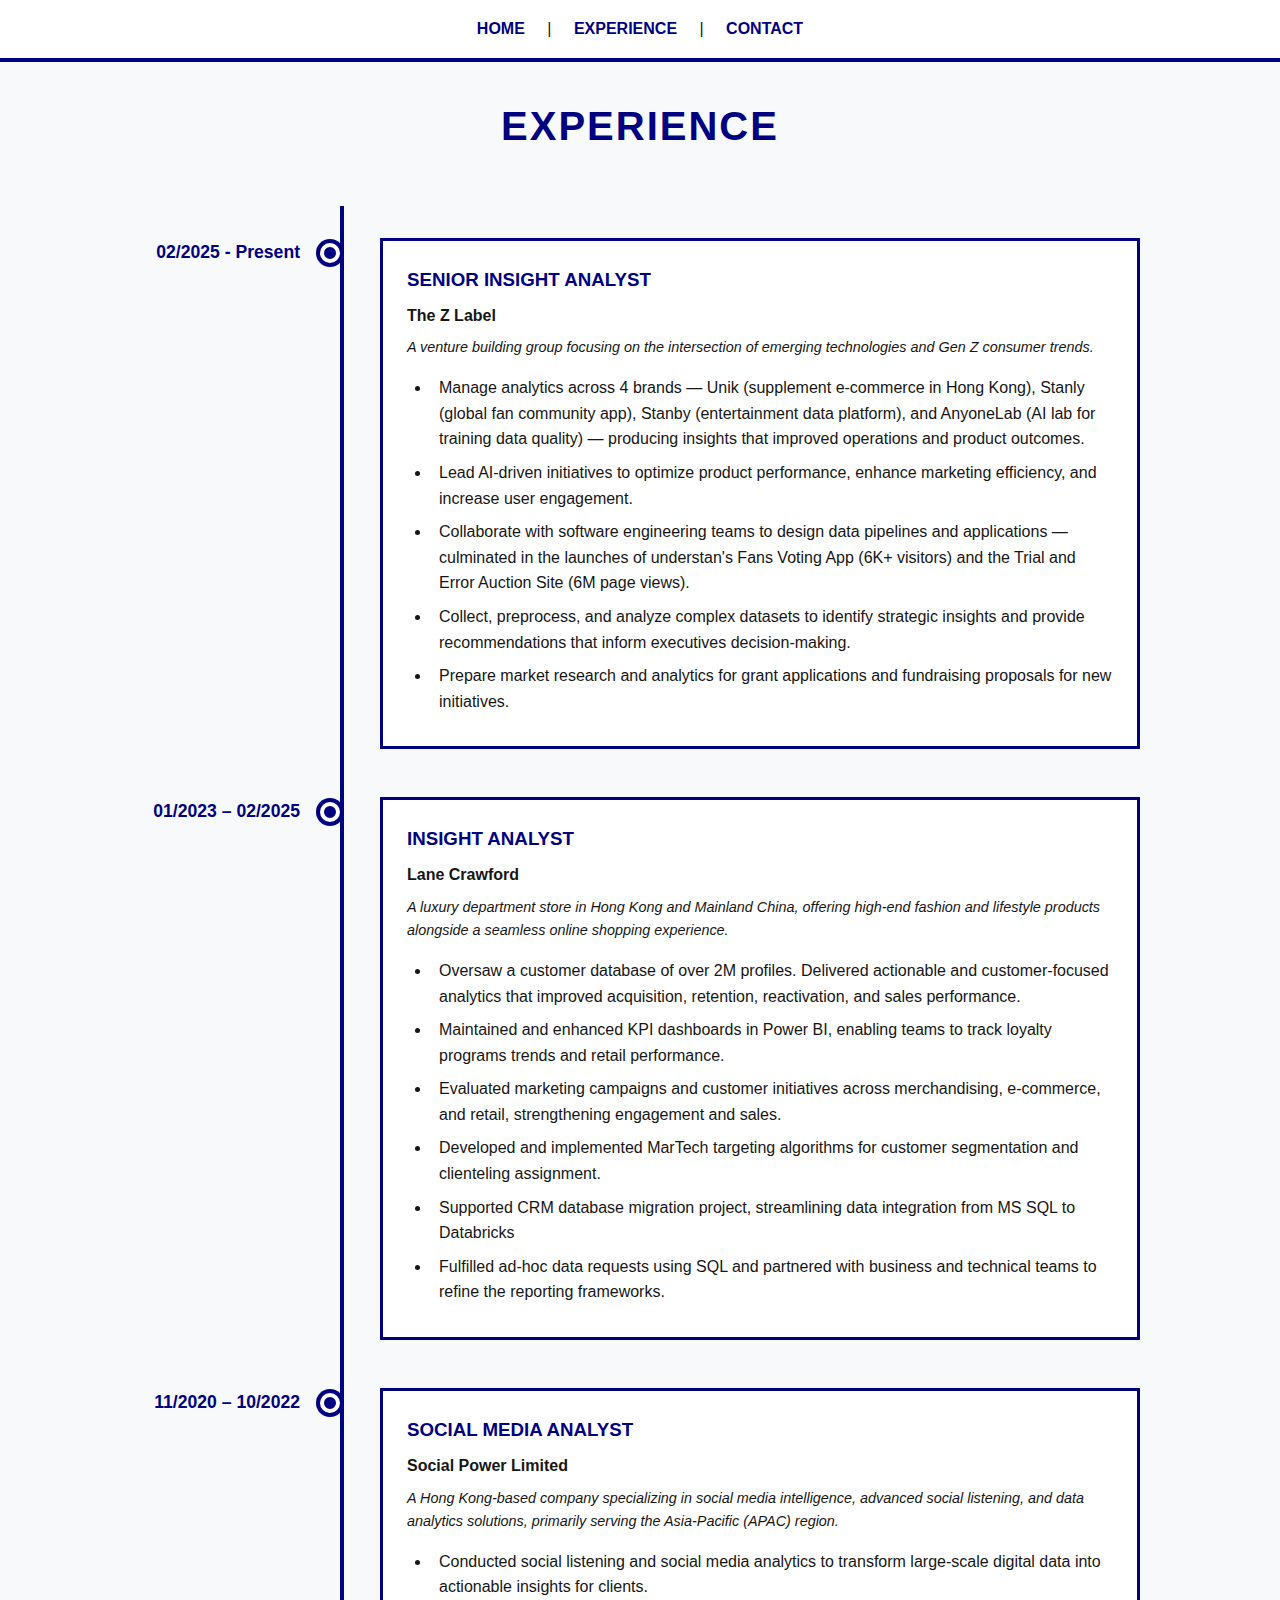
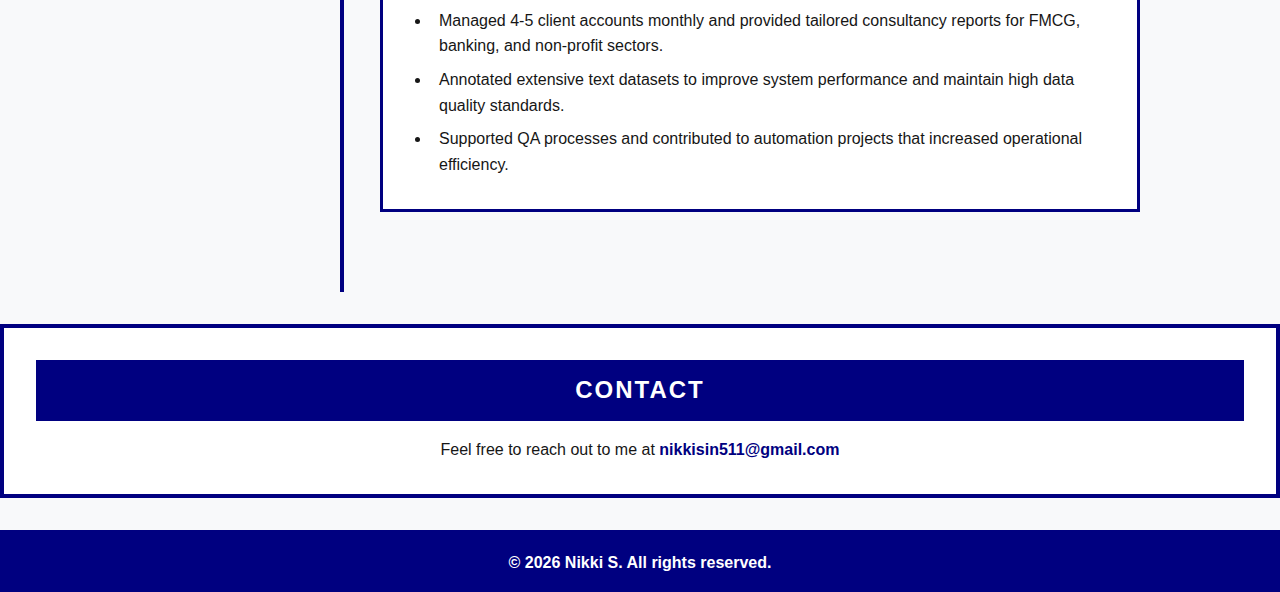
<file: experience.html>
<!DOCTYPE html>
<html lang="en">
<head>
    <meta charset="UTF-8">
    <meta name="viewport" content="width=device-width, initial-scale=1.0">
    <title>My Portfolio - Experience</title>
    <link rel="stylesheet" href="css/styles.css">
</head>
<body>
    <!-- Navigation Bar -->
    <nav>
        <a href="index.html">HOME</a> | 
        <a href="experience.html">EXPERIENCE</a> | 
        <a href="#contact">CONTACT</a>
    </nav>

    <div class="blog-container">
        <h1 class="page-title">Experience</h1>
        
        <div class="timeline">
            <div class="timeline-item">
                <div class="timeline-date">02/2025 - Present</div>
                <div class="timeline-marker"></div>
                <div class="timeline-content">
                    <div class="experience-item">
                        <h3>SENIOR INSIGHT ANALYST</h3>
                        <p class="company">The Z Label</p>
                        <p class="company-description">A venture building group focusing on the intersection of emerging technologies and Gen Z consumer trends.</p>
                        <ul>
                            <li>Manage analytics across 4 brands — Unik (supplement e‑commerce in Hong Kong), Stanly (global fan community app), Stanby (entertainment data platform), and AnyoneLab (AI lab for training data quality) — producing insights that improved operations and product outcomes.</li>
                            <li>Lead AI-driven initiatives to optimize product performance, enhance marketing efficiency, and increase user engagement.</li>
                            <li>Collaborate with software engineering teams to design data pipelines and applications — culminated in the launches of understan's Fans Voting App (6K+ visitors) and the Trial and Error Auction Site (6M page views).</li>
                            <li>Collect, preprocess, and analyze complex datasets to identify strategic insights and provide recommendations that inform executives decision-making.</li>
                            <li>Prepare market research and analytics for grant applications and fundraising proposals for new initiatives.</li>
                        </ul>
                    </div>
                </div>
            </div>

            <div class="timeline-item">
                <div class="timeline-date">01/2023 – 02/2025</div>
                <div class="timeline-marker"></div>
                <div class="timeline-content">
                    <div class="experience-item">
                        <h3>INSIGHT ANALYST</h3>
                        <p class="company">Lane Crawford</p>
                        <p class="company-description">A luxury department store in Hong Kong and Mainland China, offering high-end fashion and lifestyle products alongside a seamless online shopping experience.</p>
                        <ul>
                            <li>Oversaw a customer database of over 2M profiles. Delivered actionable and customer-focused analytics that improved acquisition, retention, reactivation, and sales performance.</li>
                            <li>Maintained and enhanced KPI dashboards in Power BI, enabling teams to track loyalty programs trends and retail performance.</li>
                            <li>Evaluated marketing campaigns and customer initiatives across merchandising, e‑commerce, and retail, strengthening engagement and sales.</li>
                            <li>Developed and implemented MarTech targeting algorithms for customer segmentation and clienteling assignment.</li>
                            <li>Supported CRM database migration project, streamlining data integration from MS SQL to Databricks</li>
                            <li>Fulfilled ad-hoc data requests using SQL and partnered with business and technical teams to refine the reporting frameworks.</li>
                        </ul>
                    </div>
                </div>
            </div>

            <div class="timeline-item">
                <div class="timeline-date">11/2020 – 10/2022</div>
                <div class="timeline-marker"></div>
                <div class="timeline-content">
                    <div class="experience-item">
                        <h3>SOCIAL MEDIA ANALYST</h3>
                        <p class="company">Social Power Limited</p>
                        <p class="company-description">A Hong Kong-based company specializing in social media intelligence, advanced social listening, and data analytics solutions, primarily serving the Asia-Pacific (APAC) region.</p>
                        <ul>
                            <li>Conducted social listening and social media analytics to transform large-scale digital data into actionable insights for clients.</li>
                            <li>Managed 4-5 client accounts monthly and provided tailored consultancy reports for FMCG, banking, and non-profit sectors.</li>
                            <li>Annotated extensive text datasets to improve system performance and maintain high data quality standards.</li>
                            <li>Supported QA processes and contributed to automation projects that increased operational efficiency.</li>
                        </ul>
                    </div>
                </div>
            </div>
        </div>
    </div>

    <!-- Contact Section -->
    <section id="contact">
        <h2>Contact</h2>
        <p>Feel free to reach out to me at <a href="mailto:nikkisin511@gmail.com">nikkisin511@gmail.com</a></p>
    </section>
    <footer>
        <p>&copy; 2026 Nikki S. All rights reserved.</p>
    </footer>
</body>
</html>
</file>
<file: css/styles.css>
* {
    margin: 0;
    padding: 0;
    box-sizing: border-box;
}

body {
    font-family: Arial, Helvetica, sans-serif;
    line-height: 1.6;
    color: #161616;
    background-color: #F8F9FA;
    image-rendering: pixelated;
}

/* Navigation */
nav {
    background-color: #fff;
    padding: 1rem;
    text-align: center;
    position: sticky;
    top: 0;
    z-index: 100;
    border-bottom: 4px solid #000080;
}

nav a {
    text-decoration: none;
    color: #000080;
    padding: 0.5rem 1rem;
    transition: all 0.2s;
    font-weight: bold;
    text-transform: uppercase;
    border: 2px solid transparent;
}

nav a:hover {
    color: #fff;
    background-color: #000080;
    border: 2px solid #000080;
}

/* Main Container - Two Column Layout */
.main-container {
    display: flex;
    gap: 2rem;
    padding: 2rem;
}

/* Left Column - 20% width */
.left-column {
    flex: 0 0 20%;
    max-width: 20%;
}

/* Right Column - 80% width */
.right-column {
    flex: 0 0 calc(80% - 2rem);
    max-width: calc(80% - 2rem);
    min-width: 0;
}

/* Banner Section */
.banner {
    text-align: center;
    margin-bottom: 2rem;
    padding: 1.5rem;
    background-color: #fff;
    border: 4px solid #000080;
}

.profile-image {
    width: 120px;
    height: 120px;
    border-radius: 0;
    object-fit: cover;
    display: block;
    margin: 0 auto 1rem;
    border: 4px solid #000080;
    image-rendering: pixelated;
}

.banner h1 {
    margin: 1rem 0 0.5rem;
    font-size: 1.5rem;
    color: #000080;
}

.tagline {
    font-style: normal;
    color: #000080;
    margin-bottom: 1rem;
    font-size: 0.85rem;
}

.bio {
    text-align: left;
    margin-top: 1rem;
    line-height: 1.8;
    font-size: 0.9rem;
    color: #161616;
}

/* Sections */
section {
    margin-bottom: 2rem;
}

h2 {
    border: none;
    padding: 0.5rem 1rem;
    margin-bottom: 1rem;
    color: #fff;
    background-color: #000080;
    border: 3px solid #000080;
    text-transform: uppercase;
    letter-spacing: 2px;
}

h3 {
    margin-top: 1rem;
    color: #000080;
    text-transform: uppercase;
}

h4 {
    margin-top: 0.5rem;
    color: #000080;
}

/* Skills and Education */
.skills-education {
    display: flex;
    flex-direction: column;
    gap: 1.5rem;
}

.skills-list {
    display: flex;
    flex-direction: column;
    gap: 1rem;
}

.skill-item {
    margin-bottom: 0.5rem;
}

.skill-name {
    display: block;
    margin-bottom: 0.3rem;
    font-size: 0.9rem;
    font-weight: bold;
    color: #161616;
    text-transform: uppercase;
}

.progress-bar {
    width: 100%;
    height: 20px;
    background-color: #e0e0e0;
    border: 2px solid #000080;
    overflow: hidden;
    position: relative;
}

.progress-fill {
    height: 100%;
    background-color: #000080;
    transition: width 0.3s ease;
}

.skills-education ul {
    list-style-position: inside;
    padding-left: 0;
}

.skills-education li {
    padding: 0.3rem 0;
    font-size: 0.9rem;
    color: #161616;
}

.education-item {
    margin-bottom: 1rem;
    padding: 1rem;
    background-color: #fff;
    border: 3px solid #000080;
}

.education-item h4 {
    font-size: 1rem;
    text-transform: uppercase;
    color: #000080;
}

.education-item p {
    margin: 0.5rem 0;
    color: #161616;
    font-size: 0.85rem;
}

/* Experience Items */
.experience-item {
    margin-bottom: 1.5rem;
    padding: 1.5rem;
    background-color: #fff;
    border: 3px solid #000080;
}

.experience-item h3 {
    color: #000080;
    margin: 0 0 0.5rem 0;
}

.company {
    font-style: normal;
    color: #000080;
    margin: 0.5rem 0;
    font-weight: bold;
}

.company-description {
    font-style: italic;
    color: #666;
    margin: 0.5rem 0 1rem 0;
    font-size: 0.9rem;
    line-height: 1.6;
}

.experience-item ul {
    margin-left: 0;
    padding-left: 0;
    margin-top: 0.5rem;
    list-style-position: outside;
    list-style-type: disc;
}

.experience-item li {
    margin-bottom: 0.5rem;
    margin-left: 1.5rem;
    padding-left: 0.5rem;
    color: #161616;
    line-height: 1.6;
}

.experience-item p {
    color: #161616;
}

/* Projects Section */
#projects {
    margin-bottom: 2rem;
}

.projects-grid {
    display: grid;
    grid-template-columns: repeat(2, 1fr);
    gap: 1.5rem;
    width: 100%;
}

.project-item {
    background-color: #fff;
    border: 4px solid #000080;
    overflow: hidden;
    display: flex;
    flex-direction: column;
    min-width: 0;
    transition: transform 0.2s;
}

.project-item:hover {
    transform: translate(-2px, -2px);
}

.project-image {
    width: 100%;
    height: 200px;
    object-fit: cover;
    object-position: center;
    display: block;
    border-bottom: 3px solid #000080;
    image-rendering: auto;
}

.project-content {
    padding: 1rem;
    flex-grow: 1;
    display: flex;
    flex-direction: column;
}

.project-content h3 {
    margin-top: 0;
    margin-bottom: 0.5rem;
    font-size: 1.1rem;
    color: #000080;
}

.project-content p {
    flex-grow: 1;
    margin-bottom: 0.8rem;
    font-size: 0.9rem;
    color: #161616;
}

.project-item a {
    color: #fff;
    background-color: #000080;
    padding: 0.3rem 0.6rem;
    text-decoration: none;
    transition: all 0.2s;
    font-size: 0.9rem;
    font-weight: bold;
    text-transform: uppercase;
    display: inline-block;
    border: 2px solid #000080;
    margin-right: 0.5rem;
}

.project-item a:hover {
    background-color: #fff;
    color: #000080;
    border-color: #000080;
}

/* Blog/Projects Listing Page Styles */
.blog-container {
    max-width: 1200px;
    margin: 0 auto;
    padding: 2rem;
}

.page-title {
    text-align: center;
    color: #000080;
    font-size: 2.5rem;
    margin-bottom: 3rem;
    text-transform: uppercase;
    letter-spacing: 2px;
}

.blog-section {
    margin-bottom: 4rem;
}

.blog-section h2 {
    color: #fff;
    background-color: #000080;
    padding: 0.5rem 1rem;
    margin-bottom: 2rem;
    text-transform: uppercase;
    letter-spacing: 2px;
}

.blog-article {
    margin-bottom: 2rem;
    background-color: #fff;
    border: 3px solid #000080;
    overflow: hidden;
    transition: transform 0.2s;
}

.blog-article:hover {
    transform: translateY(-4px);
}

.article-link {
    display: flex;
    text-decoration: none;
    color: #161616;
}

.article-image {
    width: 300px;
    height: 200px;
    object-fit: cover;
    border-right: 3px solid #000080;
    flex-shrink: 0;
}

.article-content {
    padding: 1.5rem;
    flex: 1;
}

.article-content h3 {
    color: #000080;
    margin: 0 0 0.5rem 0;
    font-size: 1.5rem;
}

.article-date {
    color: #000080;
    font-size: 0.9rem;
    margin-bottom: 1rem;
    font-weight: bold;
}

.article-excerpt {
    color: #161616;
    line-height: 1.6;
    margin-bottom: 1rem;
}

.read-more {
    color: #000080;
    font-weight: bold;
    display: inline-block;
}

/* Project Detail Page Styles */
.project-detail-container {
    max-width: 900px;
    margin: 0 auto;
    padding: 2rem;
}

.project-detail {
    background-color: #fff;
    border: 4px solid #000080;
    padding: 2rem;
}

.project-header {
    border-bottom: 3px solid #000080;
    padding-bottom: 1rem;
    margin-bottom: 2rem;
}

.project-header h1 {
    color: #000080;
    font-size: 2.5rem;
    margin-bottom: 0.5rem;
}

.project-meta {
    color: #000080;
    font-size: 0.9rem;
    font-weight: bold;
}

.project-detail-image {
    width: 100%;
    height: auto;
    border: 3px solid #000080;
    margin-bottom: 2rem;
}

.project-body {
    line-height: 1.8;
}

.project-body section {
    margin-bottom: 2rem;
}

.project-body h2 {
    color: #000080;
    font-size: 1.5rem;
    margin-bottom: 1rem;
    border: none;
    padding: 0;
    background: none;
    text-transform: none;
    letter-spacing: normal;
}

.project-body ul {
    margin-left: 2rem;
    margin-bottom: 1rem;
}

.project-body li {
    margin-bottom: 0.5rem;
    color: #161616;
}

.project-body p {
    margin-bottom: 1rem;
    color: #161616;
}

.project-links {
    display: flex;
    gap: 1rem;
    margin-top: 1rem;
}

.project-button {
    display: inline-block;
    padding: 0.5rem 1.5rem;
    background-color: #000080;
    color: #fff;
    text-decoration: none;
    font-weight: bold;
    text-transform: uppercase;
    border: 2px solid #000080;
    transition: all 0.2s;
}

.project-button:hover {
    background-color: #fff;
    color: #000080;
    border-color: #000080;
}

.project-navigation {
    margin-top: 3rem;
    padding-top: 2rem;
    border-top: 3px solid #000080;
}

.back-link {
    color: #000080;
    text-decoration: none;
    font-weight: bold;
    display: inline-block;
}

.back-link:hover {
    color: #000080;
    text-decoration: underline;
}

/* Contact Section */
#contact {
    text-align: center;
    padding: 2rem;
    background-color: #fff;
    margin: 0;
    border: 4px solid #000080;
    color: #161616;
}

#contact h2 {
    margin-bottom: 1rem;
}

#contact a {
    color: #000080;
    text-decoration: none;
    font-weight: bold;
}

#contact a:hover {
    color: #000080;
    text-decoration: underline;
}

/* Footer */
footer {
    text-align: center;
    padding: 1rem;
    background-color: #000080;
    color: #fff;
    border-top: 4px solid #000080;
    font-weight: bold;
    margin-top: 2rem;
}

/* Keynotes Section */
.keynotes-list {
    display: flex;
    flex-direction: column;
    gap: 1.5rem;
}

.keynote-container {
    background-color: #fff;
    border: 3px solid #000080;
    padding: 0;
    transition: transform 0.2s;
}

.keynote-container:hover {
    transform: translateX(4px);
}

.keynote-item {
    padding: 1.5rem;
}

.keynote-item h3 {
    color: #000080;
    margin: 0 0 0.5rem 0;
    font-size: 1.3rem;
}

.keynote-event {
    color: #000080;
    font-weight: bold;
    font-size: 0.9rem;
    margin: 0 0 0.5rem 0;
}

.keynote-description {
    color: #161616;
    margin: 0 0 1rem 0;
    line-height: 1.6;
}

.keynote-link {
    display: inline-block;
    padding: 0.3rem 0.6rem;
    background-color: #000080;
    color: #fff;
    text-decoration: none;
    font-weight: bold;
    border: 2px solid #000080;
    transition: all 0.2s;
    text-transform: uppercase;
    font-size: 0.9rem;
}

.keynote-link:hover {
    background-color: #fff;
    color: #000080;
    border-color: #000080;
}

/* Timeline Styles */
.timeline {
    position: relative;
    max-width: 1000px;
    margin: 0 auto;
    padding: 2rem 0;
}

.timeline::before {
    content: '';
    position: absolute;
    left: 200px;
    width: 4px;
    height: 100%;
    background-color: #000080;
    top: 0;
}

.timeline-item {
    position: relative;
    margin-bottom: 3rem;
    display: flex;
    align-items: flex-start;
}

.timeline-date {
    width: 180px;
    font-weight: bold;
    color: #000080;
    font-size: 1.1rem;
    text-align: right;
    padding-right: 20px;
    flex-shrink: 0;
}

.timeline-marker {
    position: relative;
    width: 20px;
    height: 20px;
    background-color: #000080;
    border: 4px solid #fff;
    border-radius: 50%;
    z-index: 10;
    box-shadow: 0 0 0 4px #000080;
    flex-shrink: 0;
    margin-top: 5px;
}

.timeline-content {
    flex: 1;
    padding-left: 40px;
}

.timeline-content .experience-item {
    margin-bottom: 0;
}

/* Responsive Timeline */
@media (max-width: 768px) {
    .timeline::before {
        left: 20px;
    }

    .timeline-item {
        flex-direction: column;
    }

    .timeline-date {
        width: 100%;
        text-align: left;
        padding-right: 0;
        padding-left: 60px;
        margin-bottom: 0.5rem;
    }

    .timeline-marker {
        position: absolute;
        left: 10px;
        top: 5px;
    }

    .timeline-content {
        padding-left: 60px;
    }
}

/* Responsive Design */
@media (max-width: 768px) {
    .main-container {
        flex-direction: column;
        padding: 1rem;
    }
    
    .left-column, 
    .right-column {
        flex: 1 1 100%;
        max-width: 100%;
    }
    
    .banner h1 {
        font-size: 1.5rem;
    }
    
    .projects-grid {
        grid-template-columns: 1fr;
    }
    
    .article-link {
        flex-direction: column;
    }
    
    .article-image {
        width: 100%;
        height: 200px;
        border-right: none;
        border-bottom: 3px solid #000080;
    }
    
    .page-title {
        font-size: 2rem;
    }
    
    .project-header h1 {
        font-size: 2rem;
    }
    
    .project-links {
        flex-direction: column;
    }
    
    .project-button {
        text-align: center;
    }
}
</file>
